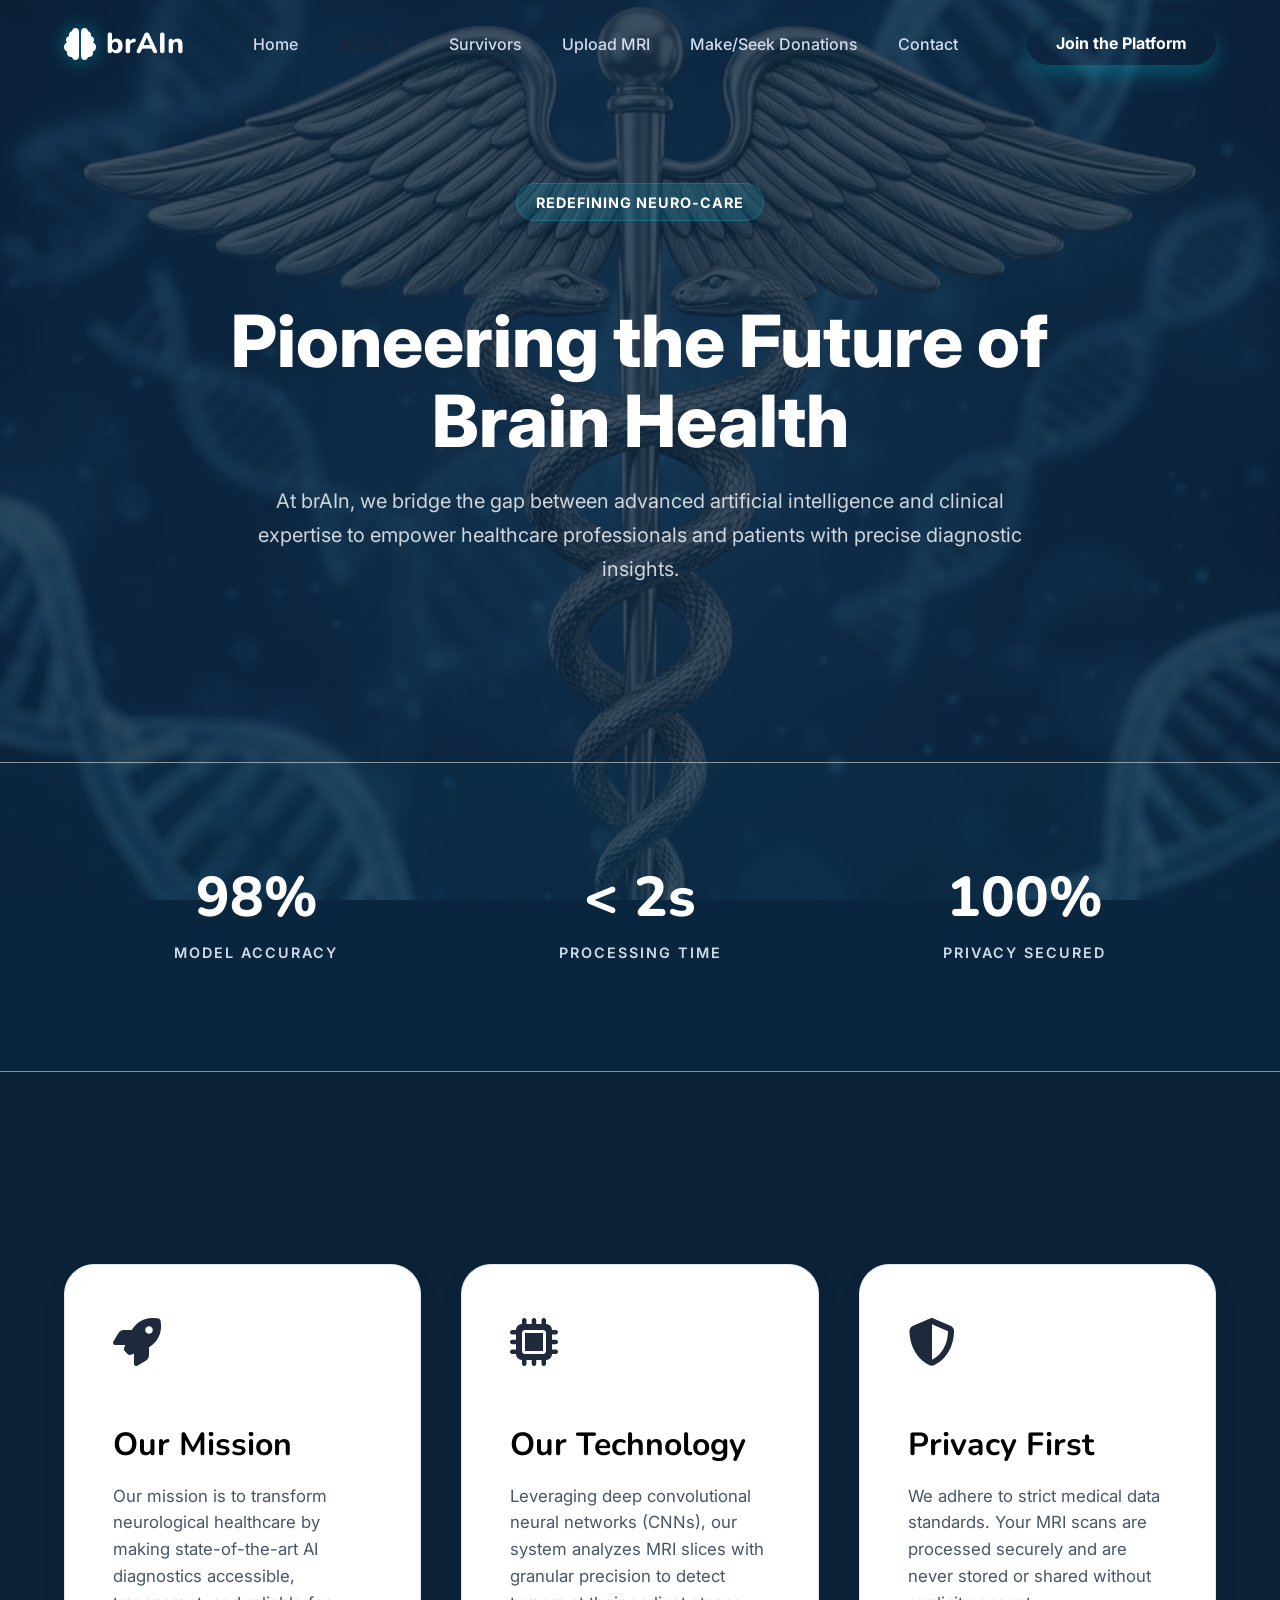
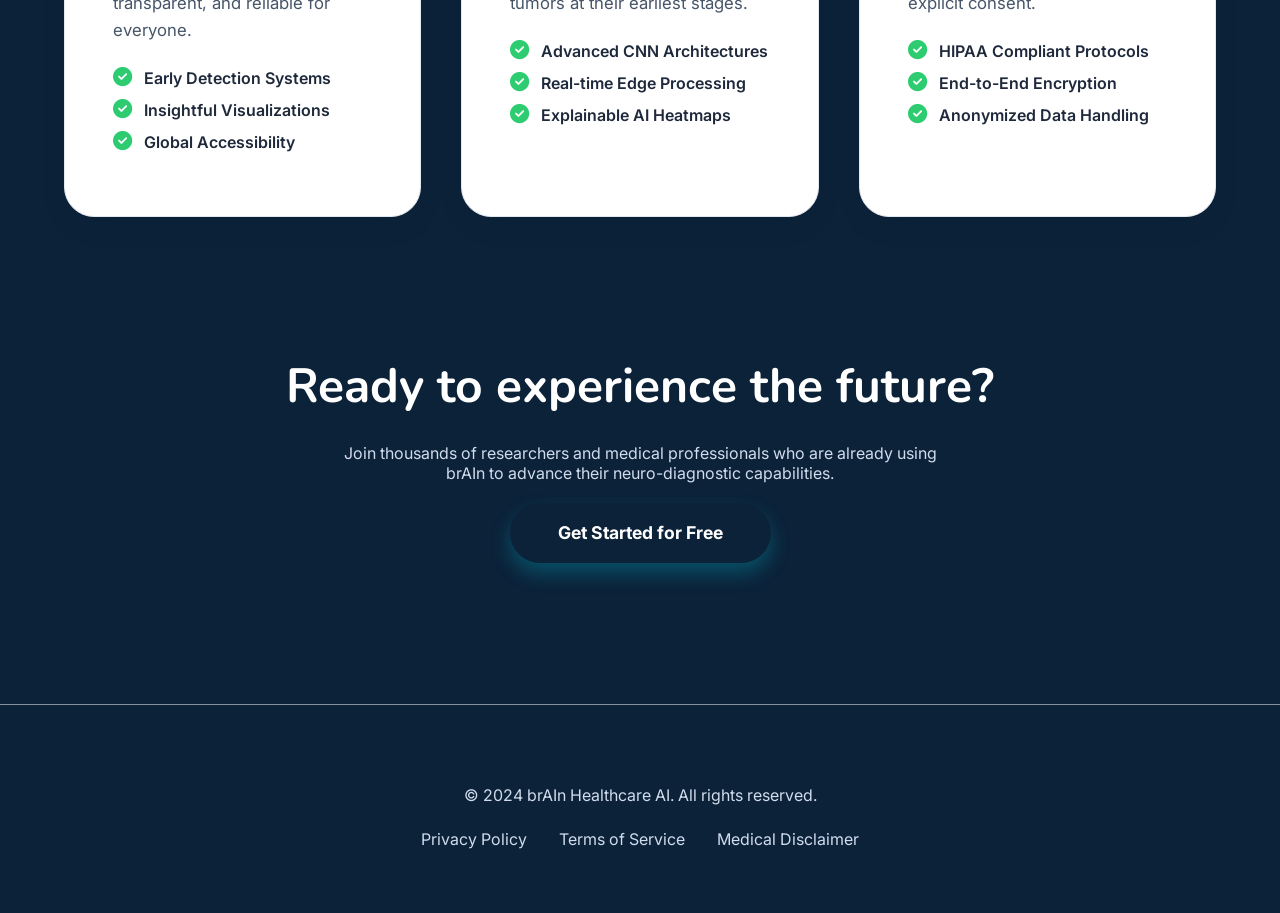
<file: templates/about.html>
<!DOCTYPE html>
<html lang="en">

<head>
    <meta charset="UTF-8">
    <meta name="viewport" content="width=device-width, initial-scale=1.0">
    <title>About brAIn - Our Mission & Technology</title>
    <link
        href="https://fonts.googleapis.com/css2?family=Inter:wght@400;500;600;700&family=Nunito:wght@700;800&display=swap"
        rel="stylesheet">
    <link rel="stylesheet" href="https://cdnjs.cloudflare.com/ajax/libs/font-awesome/6.4.0/css/all.min.css">
    <style>
        :root {
            --primary: c;
            --primary-dark: #0097a7;
            --accent: #2ECC71;
            --text-main: #1e293b;
            --text-muted: #d1dced;
            --glass-bg: rgba(255, 255, 255, 0.9);
            --glass-border: rgba(255, 255, 255, 0.5);
        }

        body,
        html {
            margin: 0;
            padding: 0;
            font-family: 'Inter', sans-serif;
            background-color: #0b2239;
            background-image: linear-gradient(rgba(11, 34, 57, 0.8), rgba(11, 34, 57, 0.8)), url('/static/watermark.png');
            background-size: cover;
            background-position: center;
            background-attachment: fixed;
            color: var(--text-main);
            overflow-x: hidden;
            scroll-behavior: smooth;
        }

        /* Background Effects */
        .bg-nodes {
            position: fixed;
            top: 0;
            left: 0;
            width: 100%;
            height: 100%;
            background-image: radial-gradient(rgba(0, 188, 212, 0.1) 1px, transparent 1px);
            background-size: 50px 50px;
            z-index: -2;
            pointer-events: none;
        }

        .gradient-blob {
            position: fixed;
            top: -10%;
            right: -5%;
            width: 60vw;
            height: 60vw;
            background: radial-gradient(circle, rgba(0, 188, 212, 0.15) 0%, rgba(255, 255, 255, 0) 70%);
            z-index: -1;
            pointer-events: none;
            border-radius: 50%;
        }

        /* Navbar */
        nav {
            display: flex;
            justify-content: space-between;
            align-items: center;
            padding: 1.5rem 5%;
            max-width: 1400px;
            margin: 0 auto;
            position: relative;
            z-index: 100;
        }

        .logo {
            display: flex;
            align-items: center;
            gap: 10px;
            font-size: 1.8rem;
            font-weight: 800;
            font-family: 'Nunito', sans-serif;
            color: #ffffff;
            text-decoration: none;
        }

        .logo i {
            color: var(--primary);
            font-size: 2rem;
            filter: drop-shadow(0 0 10px rgba(0, 188, 212, 0.5));
        }

        .nav-links {
            display: flex;
            gap: 2.5rem;
        }

        .nav-links a {
            text-decoration: none;
            color: var(--text-muted);
            font-weight: 500;
            font-size: 1rem;
            transition: all 0.3s;
        }

        .nav-links a:hover,
        .nav-links a.active {
            color: var(--primary);
        }

        .btn {
            padding: 0.7rem 1.8rem;
            border-radius: 50px;
            text-decoration: none;
            font-weight: 700;
            transition: all 0.3s;
            cursor: pointer;
            border: none;
        }

        .btn-primary {
            background: var(--primary);
            color: white;
            box-shadow: 0 10px 20px rgba(0, 188, 212, 0.3);
        }

        .btn-primary:hover {
            background: var(--primary-dark);
            transform: translateY(-2px);
            box-shadow: 0 15px 30px rgba(0, 188, 212, 0.4);
        }

        /* Hero Section */
        .hero {
            padding: 6rem 5% 4rem;
            text-align: center;
            max-width: 1000px;
            margin: 0 auto;
        }

        .badge {
            display: inline-block;
            padding: 0.6rem 1.2rem;
            background: rgba(0, 188, 212, 0.15);
            color: #ffffff;
            border-radius: 50px;
            font-weight: 700;
            font-size: 0.9rem;
            margin-bottom: 2rem;
            border: 1px solid rgba(0, 188, 212, 0.3);
            text-transform: uppercase;
            letter-spacing: 1px;
            animation: fadeInDown 0.8s both;
        }

        h1 {
            font-size: 4.5rem;
            font-weight: 800;
            font-family: 'Inter', sans-serif;
            line-height: 1.1;
            margin-bottom: 1.5rem;
            color: #ffffff;
            animation: fadeInUp 0.8s both;
        }

        .hero p {
            font-size: 1.25rem;
            color: rgba(255, 255, 255, 0.8);
            line-height: 1.7;
            max-width: 800px;
            margin: 0 auto 3rem;
            animation: fadeInUp 0.8s 0.2s both;
        }

        /* Content Sections */
        .container {
            max-width: 1200px;
            margin: 0 auto;
            padding: 4rem 5%;
        }

        .section-grid {
            display: grid;
            grid-template-columns: repeat(auto-fit, minmax(350px, 1fr));
            gap: 2.5rem;
            margin-top: 4rem;
        }

        .glass-card {
            background: #ffffff;
            backdrop-filter: none;
            border: 1px solid #e2e8f0;
            border-radius: 30px;
            padding: 3rem;
            transition: transform 0.4s ease;
            position: relative;
            overflow: hidden;
            box-shadow: 0 10px 30px rgba(0, 0, 0, 0.05);
        }

        .glass-card:hover {
            transform: translateY(-5px);
            box-shadow: 0 15px 40px rgba(0, 0, 0, 0.1);
        }

        .card-icon {
            font-size: 3rem;
            color: var(--primary);
            margin-bottom: 1.5rem;
            display: inline-block;
        }

        h2 {
            font-size: 2rem;
            font-weight: 700;
            font-family: 'Nunito', sans-serif;
            margin-bottom: 1rem;
            color: #000000;
        }

        .glass-card p {
            color: #475569;
            line-height: 1.6;
            font-size: 1.05rem;
        }

        /* Features List */
        .feature-list {
            list-style: none;
            padding: 0;
            margin-top: 1.5rem;
        }

        .feature-list li {
            display: flex;
            align-items: center;
            gap: 12px;
            margin-bottom: 12px;
            color: #1e293b;
            font-weight: 600;
        }

        .feature-list i {
            color: var(--accent);
            font-size: 1.2rem;
        }

        /* Stats Section */
        .stats {
            display: flex;
            justify-content: space-around;
            padding: 6rem 5%;
            background: rgba(0, 188, 212, 0.03);
            border-top: 1px solid var(--glass-border);
            border-bottom: 1px solid var(--glass-border);
            margin: 4rem 0;
            text-align: center;
        }

        .stat-item h3 {
            font-size: 3.5rem;
            font-weight: 800;
            color: #ffffff;
            margin: 0;
            font-family: 'Nunito', sans-serif;
        }

        .stat-item p {
            color: var(--text-muted);
            font-weight: 600;
            text-transform: uppercase;
            letter-spacing: 2px;
            font-size: 0.9rem;
            margin-top: 0.5rem;
        }

        /* Team / Call to Action */
        .cta-section {
            text-align: center;
            padding: 6rem 5%;
        }

        .cta-section h2 {
            font-size: 3rem;
            margin-bottom: 1.5rem;
            color: #ffffff;
        }

        /* Animations */
        @keyframes fadeInUp {
            from {
                opacity: 0;
                transform: translateY(30px);
            }

            to {
                opacity: 1;
                transform: translateY(0);
            }
        }

        @keyframes fadeInDown {
            from {
                opacity: 0;
                transform: translateY(-30px);
            }

            to {
                opacity: 1;
                transform: translateY(0);
            }
        }

        @media (max-width: 768px) {
            h1 {
                font-size: 3rem;
            }

            .section-grid {
                grid-template-columns: 1fr;
            }

            .nav-links {
                display: none;
            }

            .hero {
                padding-top: 4rem;
            }
        }
    </style>
</head>

<body>

    <div class="bg-nodes"></div>
    <div class="gradient-blob"></div>

    <nav>
        <a href="/" class="logo">
            <i class="fa-solid fa-brain"></i> brAIn
        </a>
        <div class="nav-links">
            <a href="/">Home</a>
            <a href="/about" class="active">About Us</a>
            <a href="/vos">Survivors</a>
            <a href="/dashboard">Upload MRI</a>
            <a href="/donation">Make/Seek Donations</a>
            <a href="#">Contact</a>
        </div>
        <div>
            <a href="/login" class="btn btn-primary">Join the Platform</a>
        </div>
    </nav>

    <header class="hero">
        <div class="badge">Redefining Neuro-Care</div>
        <h1>Pioneering the Future of Brain Health</h1>
        <p>At brAIn, we bridge the gap between advanced artificial intelligence and clinical expertise to empower
            healthcare professionals and patients with precise diagnostic insights.</p>
    </header>

    <section class="stats">
        <div class="stat-item">
            <h3>98%</h3>
            <p>Model Accuracy</p>
        </div>
        <div class="stat-item">
            <h3>
                < 2s</h3>
                    <p>Processing Time</p>
        </div>
        <div class="stat-item">
            <h3>100%</h3>
            <p>Privacy Secured</p>
        </div>
    </section>

    <main class="container">
        <div class="section-grid">
            <!-- Mission -->
            <div class="glass-card">
                <div class="card-icon"><i class="fa-solid fa-rocket"></i></div>
                <h2>Our Mission</h2>
                <p>Our mission is to transform neurological healthcare by making state-of-the-art AI diagnostics
                    accessible, transparent, and reliable for everyone.</p>
                <ul class="feature-list">
                    <li><i class="fa-solid fa-check-circle"></i> Early Detection Systems</li>
                    <li><i class="fa-solid fa-check-circle"></i> Insightful Visualizations</li>
                    <li><i class="fa-solid fa-check-circle"></i> Global Accessibility</li>
                </ul>
            </div>

            <!-- Technology -->
            <div class="glass-card">
                <div class="card-icon"><i class="fa-solid fa-microchip"></i></div>
                <h2>Our Technology</h2>
                <p>Leveraging deep convolutional neural networks (CNNs), our system analyzes MRI slices with granular
                    precision to detect tumors at their earliest stages.</p>
                <ul class="feature-list">
                    <li><i class="fa-solid fa-check-circle"></i> Advanced CNN Architectures</li>
                    <li><i class="fa-solid fa-check-circle"></i> Real-time Edge Processing</li>
                    <li><i class="fa-solid fa-check-circle"></i> Explainable AI Heatmaps</li>
                </ul>
            </div>

            <!-- Privacy -->
            <div class="glass-card">
                <div class="card-icon"><i class="fa-solid fa-shield-halved"></i></div>
                <h2>Privacy First</h2>
                <p>We adhere to strict medical data standards. Your MRI scans are processed securely and are never
                    stored or shared without explicit consent.</p>
                <ul class="feature-list">
                    <li><i class="fa-solid fa-check-circle"></i> HIPAA Compliant Protocols</li>
                    <li><i class="fa-solid fa-check-circle"></i> End-to-End Encryption</li>
                    <li><i class="fa-solid fa-check-circle"></i> Anonymized Data Handling</li>
                </ul>
            </div>
        </div>

        <div class="cta-section">
            <h2>Ready to experience the future?</h2>
            <p
                style="color: var(--text-muted); margin-bottom: 2.5rem; max-width: 600px; margin-left: auto; margin-right: auto;">
                Join thousands of researchers and medical professionals who are already using brAIn to advance their
                neuro-diagnostic capabilities.
            </p>
            <a href="/login" class="btn btn-primary" style="padding: 1.2rem 3rem; font-size: 1.1rem;">Get Started for
                Free</a>
        </div>
    </main>

    <footer
        style="text-align: center; padding: 4rem 5%; border-top: 1px solid var(--glass-border); color: var(--text-muted);">
        <p>&copy; 2024 brAIn Healthcare AI. All rights reserved.</p>
        <div style="display: flex; justify-content: center; gap: 2rem; margin-top: 1.5rem;">
            <a href="#" style="color: var(--text-muted); text-decoration: none;">Privacy Policy</a>
            <a href="#" style="color: var(--text-muted); text-decoration: none;">Terms of Service</a>
            <a href="#" style="color: var(--text-muted); text-decoration: none;">Medical Disclaimer</a>
        </div>
    </footer>

</body>

</html>
</file>
